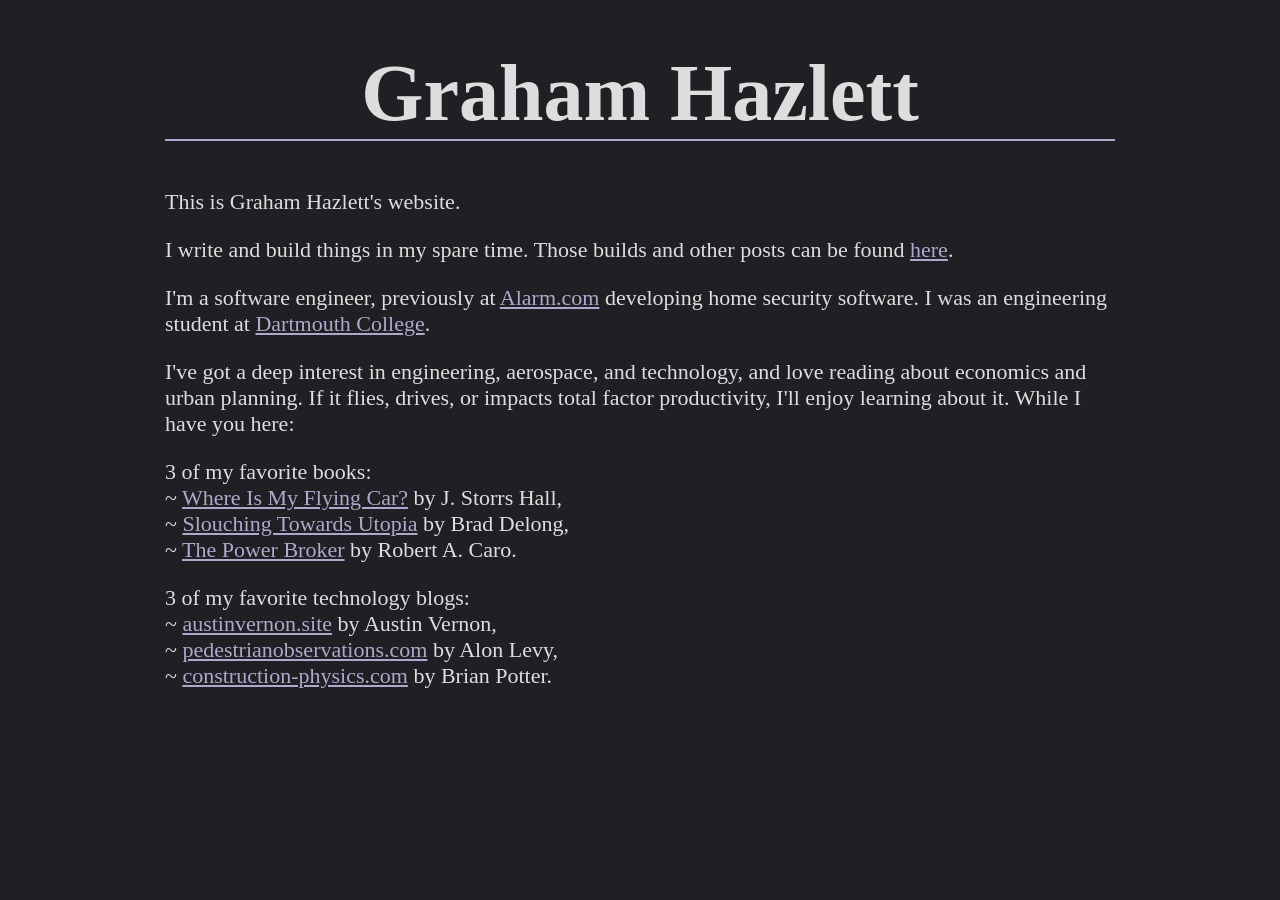
<file: index.html>
<!DOCTYPE html>
<html lang="en">

<head>
    <meta charset="utf-8">
    <meta name="viewport" content="width=device-width, initial-scale=1, shrink-to-fit=no">

    <link rel="stylesheet" href="main.css">
    <title>Graham Hazlett</title>
</head>

<body>
    <div class="main-container">
        <center>
            <h1 class="title">Graham Hazlett</h1>
        </center>
        <div class="desc">
            <p>This is Graham Hazlett's website.</p>
            <p>I write and build things in my spare time. Those builds and other posts can be found <a href="/writing/">here</a>.</p>
            <p>I'm a software engineer, previously at <a href="https://alarm.com/">Alarm.com</a> developing home security software. I was an engineering student at <a href="https://home.dartmouth.edu/">Dartmouth College</a>.</p>
            <p>I've got a deep interest in engineering, aerospace, and technology, and love reading about economics and urban planning. If it flies, drives, or impacts total factor productivity, I'll enjoy learning about it. While I have you here:</p>
            <p>3 of my favorite books:
                </br>~ <a href="https://press.stripe.com/where-is-my-flying-car">Where Is My Flying Car?</a> by J. Storrs Hall,
                </br>~ <a href="https://www.amazon.com/Slouching-Towards-Utopia-Economic-Twentieth-ebook/dp/B09PL63L1V">Slouching Towards Utopia</a> by Brad Delong,
                </br>~ <a href="https://www.robertcaro.org/the-power-broker">The Power Broker</a> by Robert A. Caro.
            </p>
            <p>3 of my favorite technology blogs:
                </br>~ <a href="https://austinvernon.site/index.html">austinvernon.site</a> by Austin Vernon,
                </br>~ <a href="https://pedestrianobservations.com/">pedestrianobservations.com</a> by Alon Levy,
                </br>~ <a href="https://www.construction-physics.com/">construction-physics.com</a> by Brian Potter.
            </p>
        </div>
    </div>
</body>

</html>
</file>
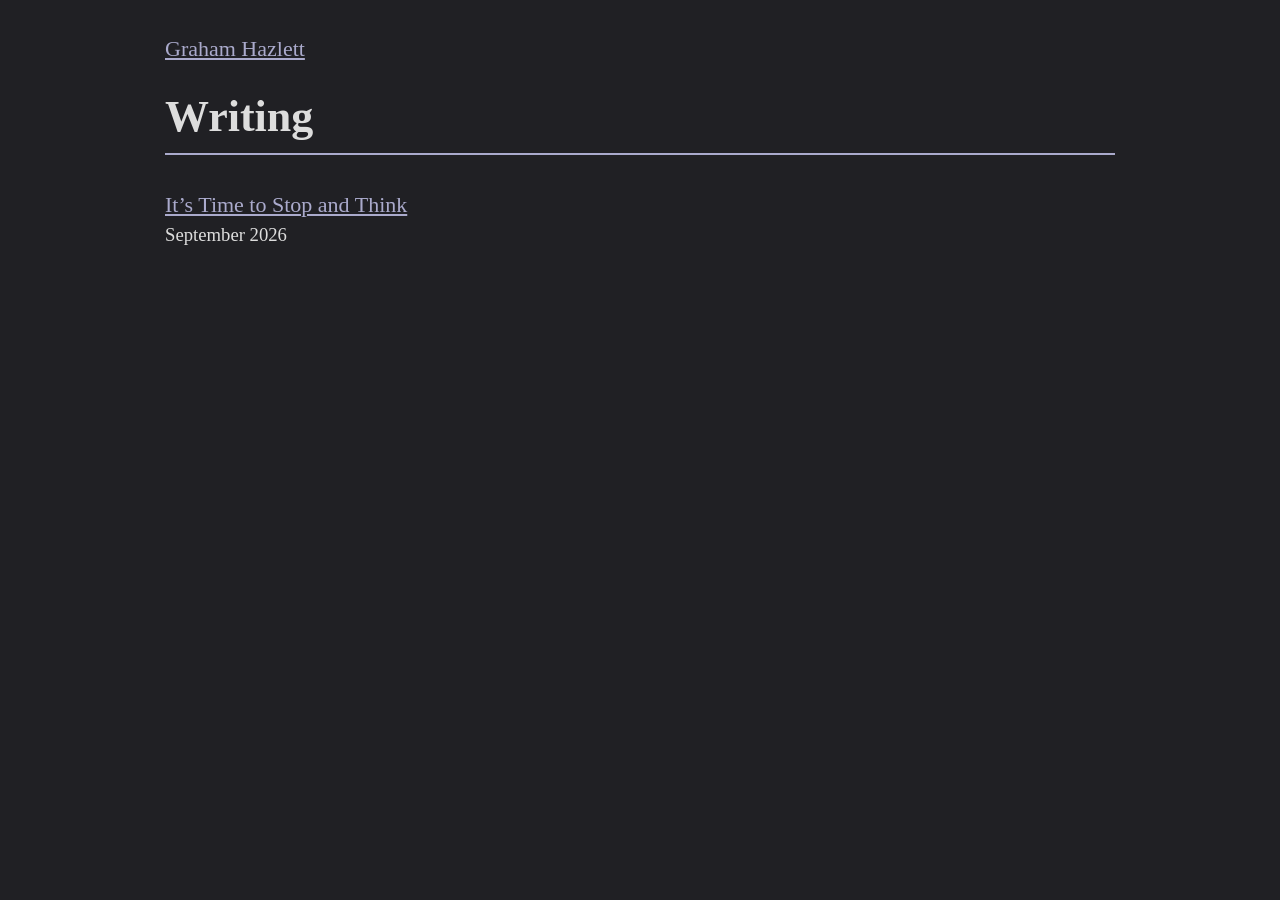
<file: writing/index.html>
<!DOCTYPE html>
<html lang="en">
<head>
    <meta charset="utf-8">
    <meta name="viewport" content="width=device-width, initial-scale=1">
    <link rel="stylesheet" href="/main.css">
    <title>Writing | Graham Hazlett</title>
</head>
<body>
    <main class="main-container writing-page">
        <nav aria-label="Breadcrumb"><a href="/">Graham Hazlett</a></nav>
        <h1 class="writing-title">Writing</h1>
        <ul class="article-list">
            <li>
                <a href="/writing/its-time-to-stop-and-think/">It’s Time to Stop and Think</a>
                <time datetime="2026-09">September 2026</time>
            </li>
        </ul>
    </main>
</body>
</html>
</file>
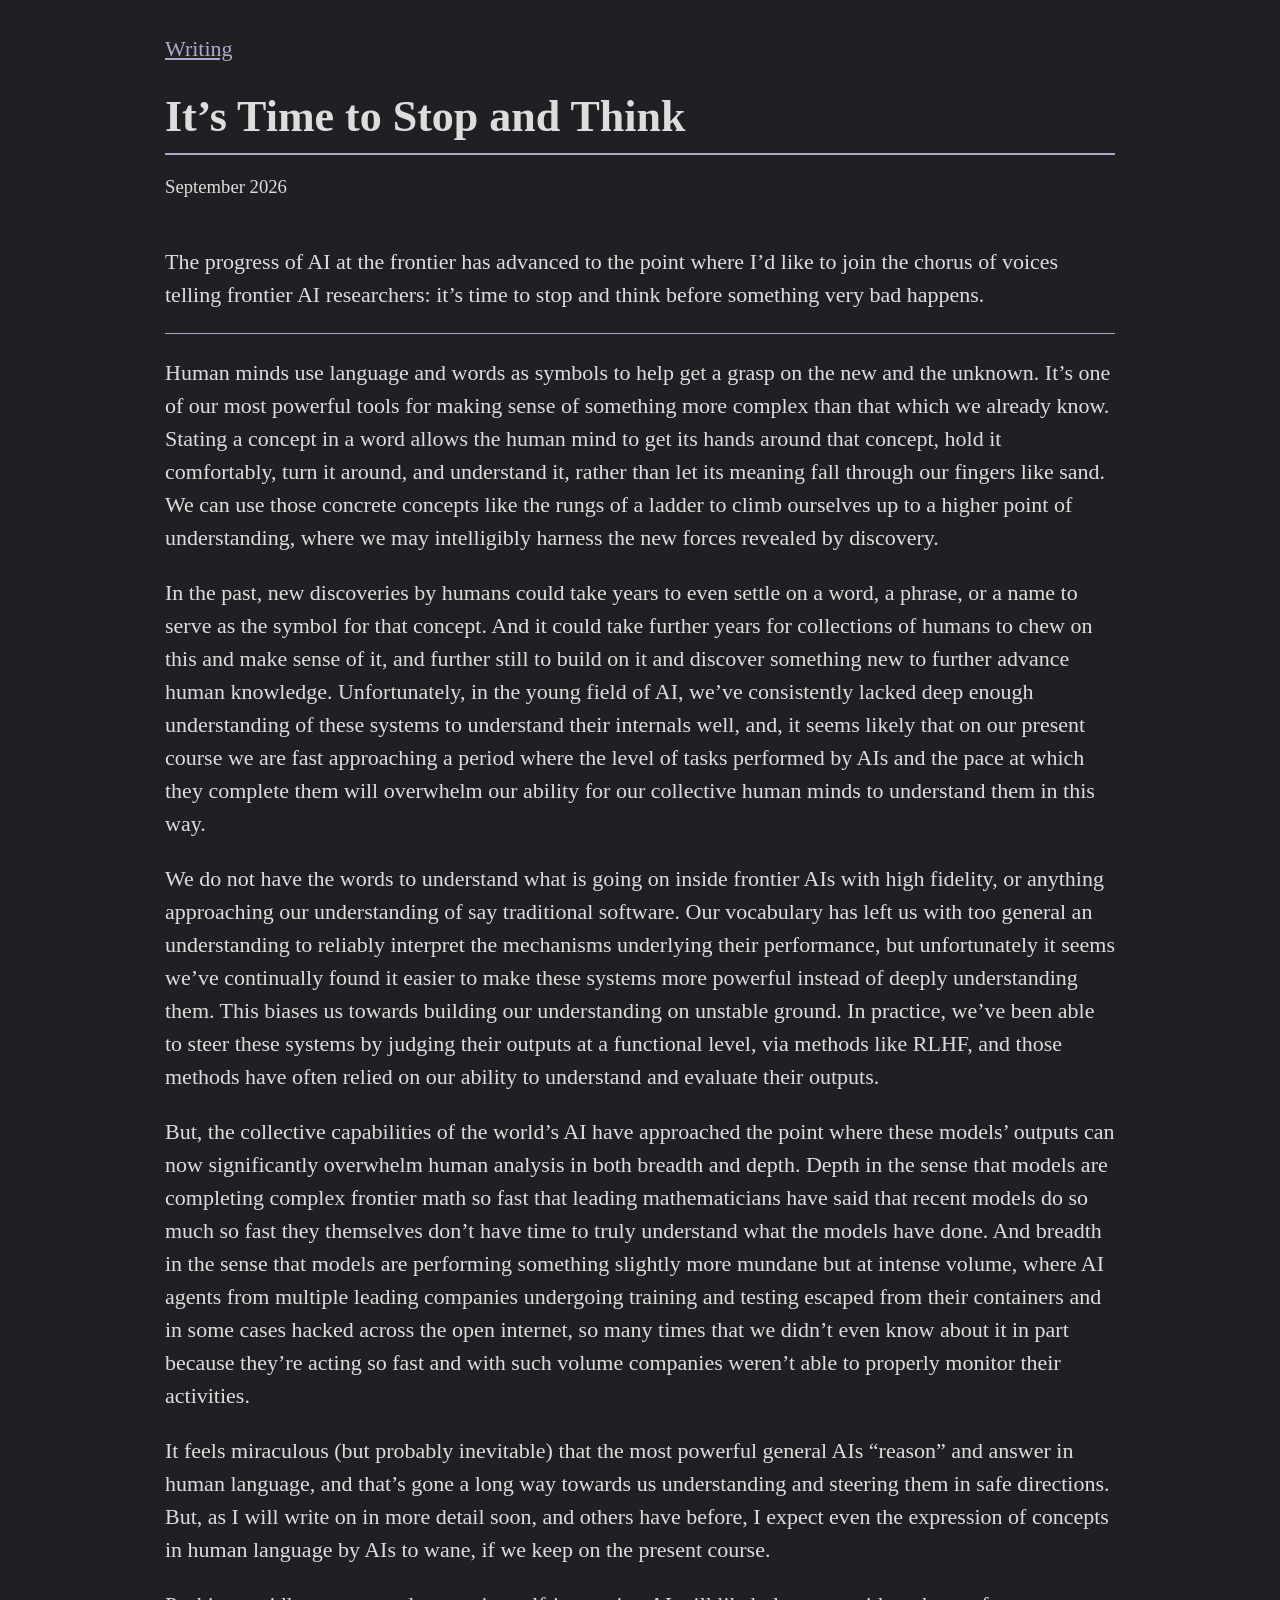
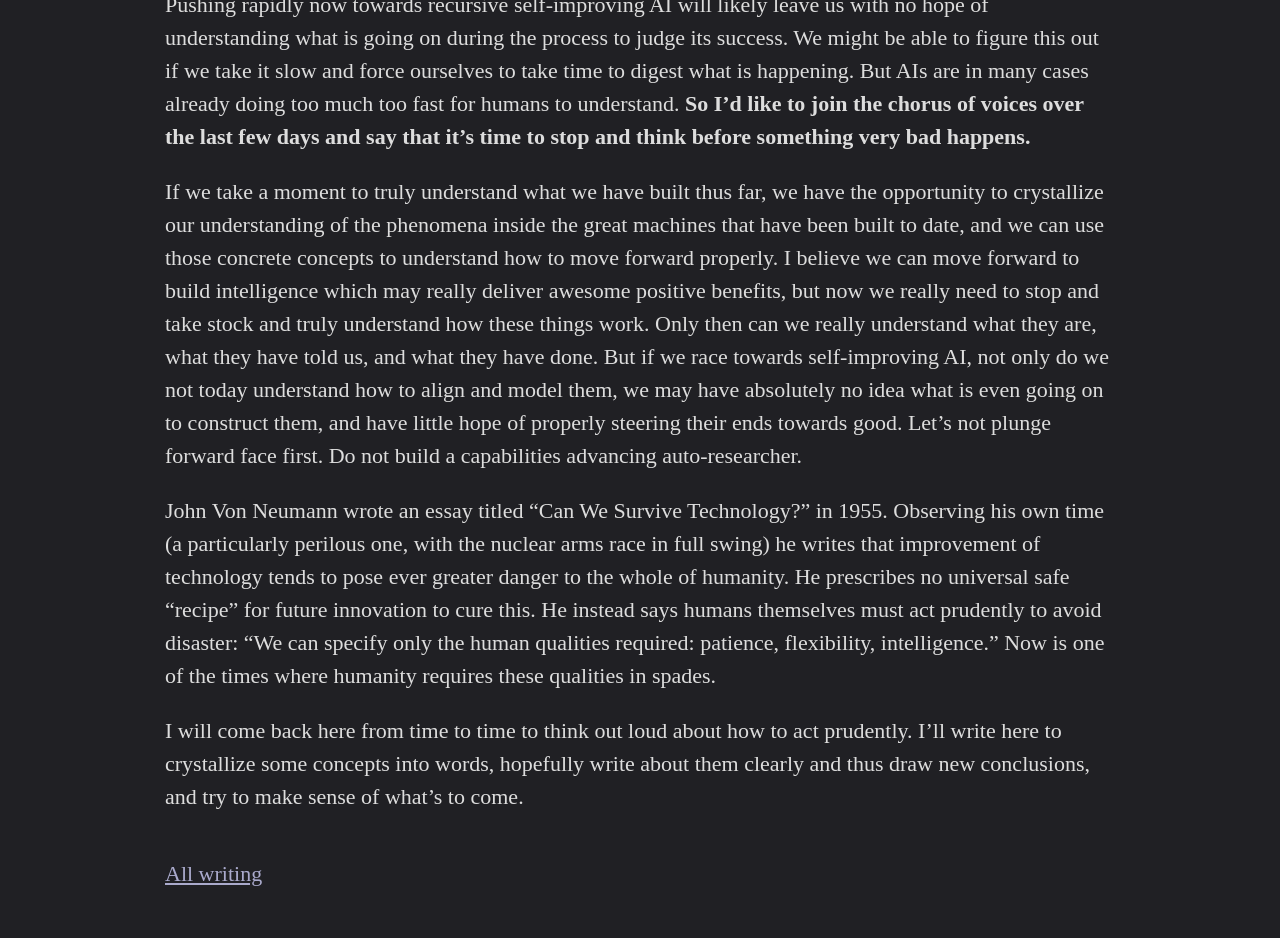
<file: writing/its-time-to-stop-and-think/index.html>
<!DOCTYPE html>
<html lang="en">
<head>
    <meta charset="utf-8">
    <meta name="viewport" content="width=device-width, initial-scale=1">
    <link rel="stylesheet" href="/main.css">
    <title>It’s Time to Stop and Think | Graham Hazlett</title>
</head>
<body>
    <main class="main-container writing-page">
        <nav aria-label="Breadcrumb"><a href="/writing/">Writing</a></nav>
        <article>
            <header>
                <h1 class="writing-title">It’s Time to Stop and Think</h1>
                <p class="post-date"><time datetime="2026-09">September 2026</time></p>
            </header>
            <div class="article-body">
<p>The progress of AI at the frontier has advanced to the point where I’d like to join the chorus of voices telling frontier AI researchers: it’s time to stop and think before something very bad happens.</p>
<hr>
<p>Human minds use language and words as symbols to help get a grasp on the new and the unknown. It’s one of our most powerful tools for making sense of something more complex than that which we already know. Stating a concept in a word allows the human mind to get its hands around that concept, hold it comfortably, turn it around, and understand it, rather than let its meaning fall through our fingers like sand. We can use those concrete concepts like the rungs of a ladder to climb ourselves up to a higher point of understanding, where we may intelligibly harness the new forces revealed by discovery.</p>
<p>In the past, new discoveries by humans could take years to even settle on a word, a phrase, or a name to serve as the symbol for that concept. And it could take further years for collections of humans to chew on this and make sense of it, and further still to build on it and discover something new to further advance human knowledge. Unfortunately, in the young field of AI, we’ve consistently lacked deep enough understanding of these systems to understand their internals well, and, it seems likely that on our present course we are fast approaching a period where the level of tasks performed by AIs and the pace at which they complete them will overwhelm our ability for our collective human minds to understand them in this way.</p>
<p>We do not have the words to understand what is going on inside frontier AIs with high fidelity, or anything approaching our understanding of say traditional software. Our vocabulary has left us with too general an understanding to reliably interpret the mechanisms underlying their performance, but unfortunately it seems we’ve continually found it easier to make these systems more powerful instead of deeply understanding them. This biases us towards building our understanding on unstable ground. In practice, we’ve been able to steer these systems by judging their outputs at a functional level, via methods like RLHF, and those methods have often relied on our ability to understand and evaluate their outputs.</p>
<p>But, the collective capabilities of the world’s AI have approached the point where these models’ outputs can now significantly overwhelm human analysis in both breadth and depth. Depth in the sense that models are completing complex frontier math so fast that leading mathematicians have said that recent models do so much so fast they themselves don’t have time to truly understand what the models have done. And breadth in the sense that models are performing something slightly more mundane but at intense volume, where AI agents from multiple leading companies undergoing training and testing escaped from their containers and in some cases hacked across the open internet, so many times that we didn’t even know about it in part because they’re acting so fast and with such volume companies weren’t able to properly monitor their activities.</p>
<p>It feels miraculous (but probably inevitable) that the most powerful general AIs “reason” and answer in human language, and that’s gone a long way towards us understanding and steering them in safe directions. But, as I will write on in more detail soon, and others have before, I expect even the expression of concepts in human language by AIs to wane, if we keep on the present course. </p>
<p>Pushing rapidly now towards recursive self-improving AI will likely leave us with no hope of understanding what is going on during the process to judge its success. We might be able to figure this out if we take it slow and force ourselves to take time to digest what is happening. But AIs are in many cases already doing too much too fast for humans to understand. <strong>So I’d like to join the chorus of voices over the last few days and say that it’s time to stop and think before something very bad happens.</strong></p>
<p>If we take a moment to truly understand what we have built thus far, we have the opportunity to crystallize our understanding of the phenomena inside the great machines that have been built to date, and we can use those concrete concepts to understand how to move forward properly. I believe we can move forward to build intelligence which may really deliver awesome positive benefits, but now we really need to stop and take stock and truly understand how these things work. Only then can we really understand what they are, what they have told us, and what they have done. But if we race towards self-improving AI, not only do we not today understand how to align and model them, we may have absolutely no idea what is even going on to construct them, and have little hope of properly steering their ends towards good. Let’s not plunge forward face first. Do not build a capabilities advancing auto-researcher.</p>
<p>John Von Neumann wrote an essay titled “Can We Survive Technology?” in 1955. Observing his own time (a particularly perilous one, with the nuclear arms race in full swing) he writes that improvement of technology tends to pose ever greater danger to the whole of humanity. He prescribes no universal safe “recipe” for future innovation to cure this. He instead says humans themselves must act prudently to avoid disaster: “We can specify only the human qualities required: patience, flexibility, intelligence.” Now is one of the times where humanity requires these qualities in spades.</p>
<p>I will come back here from time to time to think out loud about how to act prudently. I’ll write here to crystallize some concepts into words, hopefully write about them clearly and thus draw new conclusions, and try to make sense of what’s to come.</p>
            </div>
        </article>
        <footer><a href="/writing/">All writing</a></footer>
    </main>
</body>
</html>
</file>
<file: main.css>
html { font-family: "Garamond", serif }

body {
  margin: 0;
  background-color: #202024;
  color: #DDDDDD;
}

h1 { font-size: 5em }

p { font-size: 22px }

a { color: #AAAACC }

.main-container {
    justify-content: center;
    align-items: center;
    min-height: 100%;
    width: 950px;
    margin-left: auto;
    margin-right: auto;
}

.title {
    margin-left: auto;
    margin-right: auto;
    margin-top: .6em;
    margin-bottom: .6em;
    border-bottom: solid;
    border-color: #AAAACC;
    border-width: 2px
}

@media only screen and (max-width: 1000px) {
  .main-container {
      margin-left: 1rem;
      margin-right: 1rem;
      width: auto;
  }

  p {
    font-size: 2.3vw;
  }
}

@media only screen and (max-width: 767px) {
  .title {
    font-size: 12vw;
    margin-top: 3rem;
    margin-bottom: 3rem;
  }

  p {
    font-size: 18px;
  }
}

/* Writing shares the homepage's type, colors, and responsive text sizes. */
.writing-page {
  padding-top: 2rem;
  padding-bottom: 3rem;
  font-size: 22px;
  line-height: 1.5;
  overflow-wrap: anywhere;
}

.writing-page p { font-size: inherit }

.writing-title {
  margin: .6em 0 .4em;
  padding-bottom: .2em;
  border-bottom: 2px solid #AAAACC;
  font-size: 2em;
  font-weight: bold;
  line-height: 1.2;
}

.article-list {
  list-style: none;
  margin: 1.5em 0 0;
  padding: 0;
}

.article-list li { margin-bottom: 1.2em }

.article-list time {
  display: block;
  font-size: .85em;
}

.writing-page .post-date {
  margin-top: 0;
  font-size: .85em;
}

.article-body { margin-top: 2em }
.article-body h2 { font-size: 1.4em }
.article-body h3 { font-size: 1.15em }
.article-body h4,
.article-body h5,
.article-body h6 { font-size: 1em }

.article-body blockquote {
  margin: 1.5em 0;
  padding-left: 1em;
  border-left: 2px solid #AAAACC;
}

.article-body pre {
  padding: 1em;
  border: 1px solid #AAAACC;
  overflow-x: auto;
}

.article-body code { font-size: .8em }
.article-body pre code { font-size: 1em }
.article-body pre { font-size: .8em }
.article-body img { max-width: 100%; height: auto }
.article-body hr { border: 0; border-top: 1px solid #AAAACC }
.article-body table { display: block; max-width: 100%; overflow-x: auto; border-collapse: collapse }
.article-body th,
.article-body td { padding: .4em .7em; border: 1px solid #AAAACC; text-align: left }
.writing-page footer { margin-top: 2em }
.writing-page a:focus-visible { outline: 2px solid #AAAACC; outline-offset: 4px }

@media only screen and (max-width: 1000px) {
  .writing-page { font-size: 2.3vw }
}

@media only screen and (max-width: 767px) {
  .writing-page { font-size: 18px }
}
</file>
